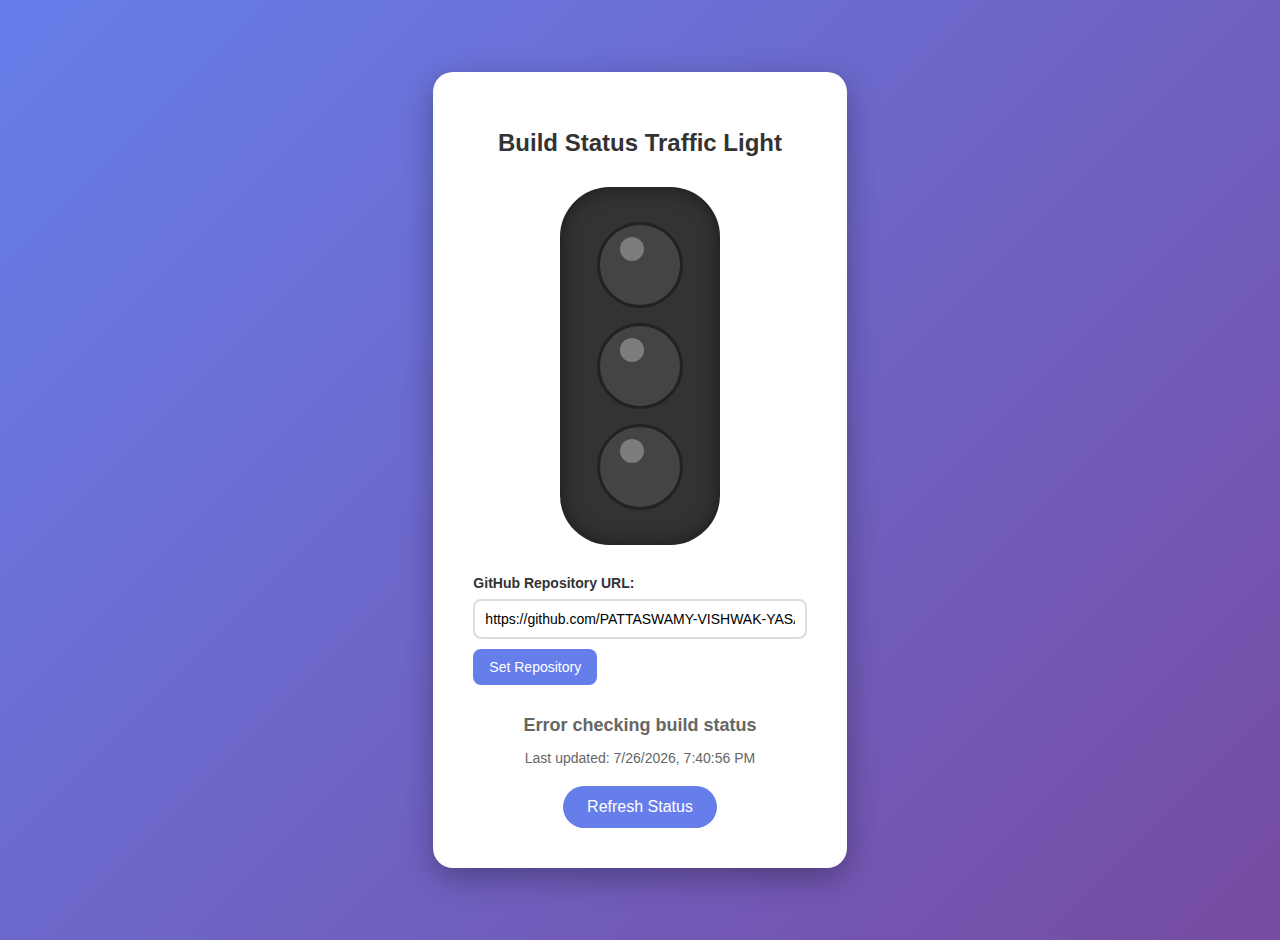
<file: index.html>
<!DOCTYPE html>
<html lang="en">
<head>
    <meta charset="UTF-8">
    <meta name="viewport" content="width=device-width, initial-scale=1.0">
    <title>Build Status Traffic Light</title>
    <link rel="stylesheet" href="style.css">
</head>
<body>
    <div class="container">
        <h1>Build Status Traffic Light</h1>
        <div class="traffic-light">
            <div class="light red" id="red-light"></div>
            <div class="light yellow" id="yellow-light"></div>
            <div class="light green" id="green-light"></div>
        </div>
        <div class="repo-config">
            <label for="repo-url">GitHub Repository URL:</label>
            <input type="url" id="repo-url" placeholder="https://github.com/owner/repo" />
            <button id="set-repo-btn">Set Repository</button>
        </div>
        <div class="status-info">
            <p id="status-text">Checking build status...</p>
            <p id="last-updated">Last updated: <span id="timestamp">-</span></p>
            <button id="refresh-btn">Refresh Status</button>
        </div>
    </div>
    <script src="script.js"></script>
</body>
</html>
</file>
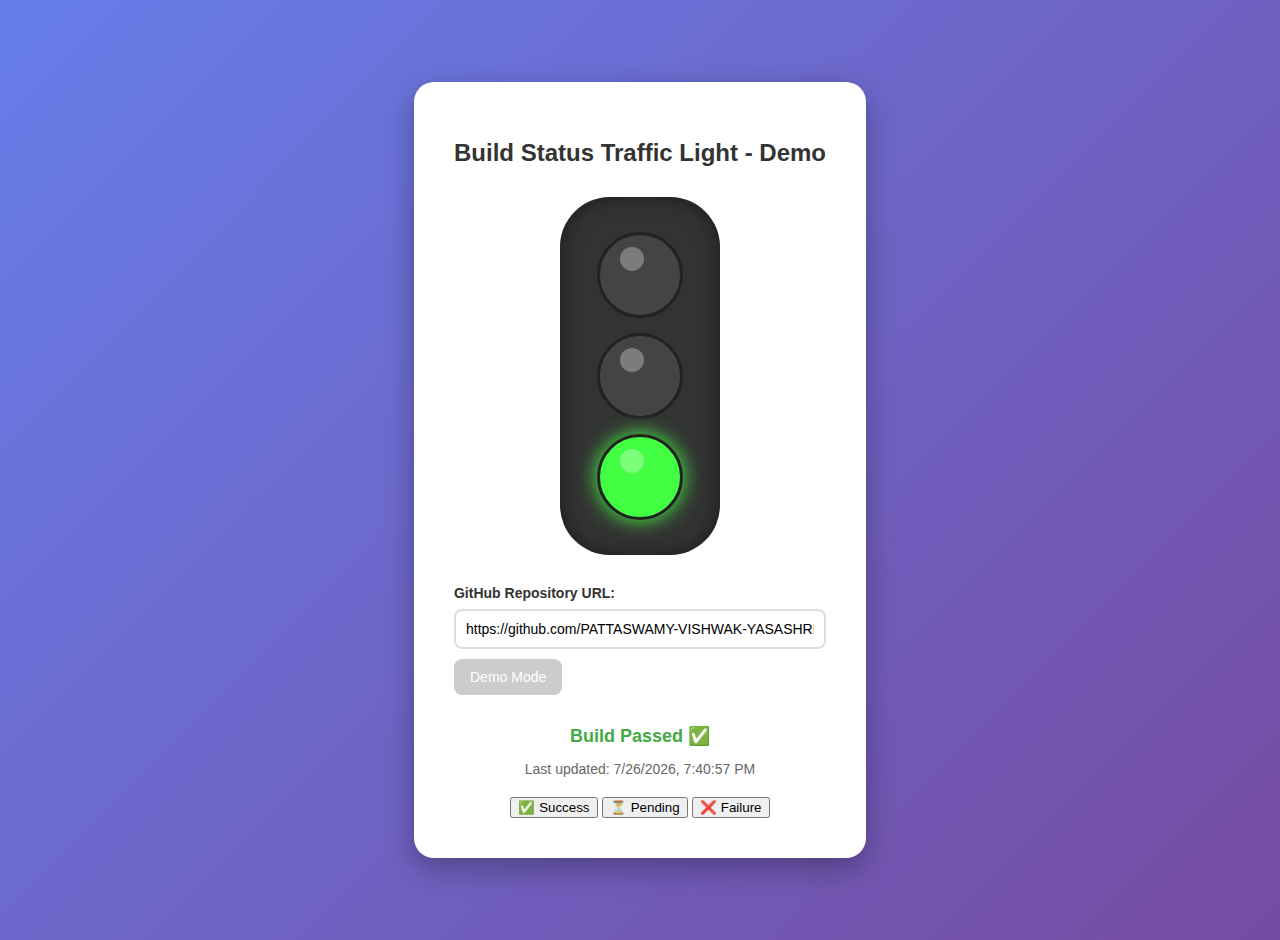
<file: demo.html>
<!DOCTYPE html>
<html lang="en">
<head>
    <meta charset="UTF-8">
    <meta name="viewport" content="width=device-width, initial-scale=1.0">
    <title>Traffic Light Demo</title>
    <link rel="stylesheet" href="style.css">
</head>
<body>
    <div class="container">
        <h1>Build Status Traffic Light - Demo</h1>
        <div class="traffic-light">
            <div class="light red" id="red-light"></div>
            <div class="light yellow" id="yellow-light"></div>
            <div class="light green" id="green-light"></div>
        </div>
        <div class="repo-config">
            <label for="repo-url">GitHub Repository URL:</label>
            <input type="url" id="repo-url" placeholder="https://github.com/owner/repo" value="https://github.com/PATTASWAMY-VISHWAK-YASASHREE/PROJECT01" readonly />
            <button disabled>Demo Mode</button>
        </div>
        <div class="status-info">
            <p id="status-text">Demo Mode</p>
            <p id="last-updated">Last updated: <span id="timestamp">-</span></p>
            <div>
                <button onclick="setDemoStatus('success')">✅ Success</button>
                <button onclick="setDemoStatus('pending')">⏳ Pending</button>
                <button onclick="setDemoStatus('failure')">❌ Failure</button>
            </div>
        </div>
    </div>
    
    <script>
        function resetLights() {
            document.getElementById('red-light').classList.remove('active');
            document.getElementById('yellow-light').classList.remove('active');
            document.getElementById('green-light').classList.remove('active');
        }
        
        function setDemoStatus(status) {
            resetLights();
            const statusText = document.getElementById('status-text');
            const timestamp = document.getElementById('timestamp');
            
            switch(status) {
                case 'success':
                    document.getElementById('green-light').classList.add('active');
                    statusText.textContent = 'Build Passed ✅';
                    statusText.style.color = '#44aa44';
                    break;
                case 'failure':
                    document.getElementById('red-light').classList.add('active');
                    statusText.textContent = 'Build Failed ❌';
                    statusText.style.color = '#aa4444';
                    break;
                case 'pending':
                    document.getElementById('yellow-light').classList.add('active');
                    statusText.textContent = 'Build In Progress ⏳';
                    statusText.style.color = '#aaaa44';
                    break;
            }
            
            timestamp.textContent = new Date().toLocaleString();
        }
        
        // Start with success state
        document.addEventListener('DOMContentLoaded', () => {
            setDemoStatus('success');
        });
    </script>
</body>
</html>
</file>
<file: style.css>
body {
    font-family: 'Arial', sans-serif;
    margin: 0;
    padding: 20px;
    background: linear-gradient(135deg, #667eea 0%, #764ba2 100%);
    min-height: 100vh;
    display: flex;
    justify-content: center;
    align-items: center;
}

.container {
    text-align: center;
    background: white;
    border-radius: 20px;
    padding: 40px;
    box-shadow: 0 10px 30px rgba(0, 0, 0, 0.3);
    max-width: 400px;
}

h1 {
    color: #333;
    margin-bottom: 30px;
    font-size: 24px;
}

.traffic-light {
    background: #333;
    border-radius: 50px;
    padding: 20px;
    margin: 30px auto;
    width: 120px;
    box-shadow: inset 0 0 20px rgba(0, 0, 0, 0.5);
}

.light {
    width: 80px;
    height: 80px;
    border-radius: 50%;
    margin: 15px auto;
    border: 3px solid #222;
    transition: all 0.3s ease;
    position: relative;
}

.light::before {
    content: '';
    position: absolute;
    top: 15%;
    left: 25%;
    width: 30%;
    height: 30%;
    border-radius: 50%;
    background: rgba(255, 255, 255, 0.3);
}

.red {
    background: #444;
}

.red.active {
    background: #ff4444;
    box-shadow: 0 0 20px #ff4444, inset 0 0 20px rgba(255, 68, 68, 0.5);
}

.yellow {
    background: #444;
}

.yellow.active {
    background: #ffff44;
    box-shadow: 0 0 20px #ffff44, inset 0 0 20px rgba(255, 255, 68, 0.5);
}

.green {
    background: #444;
}

.green.active {
    background: #44ff44;
    box-shadow: 0 0 20px #44ff44, inset 0 0 20px rgba(68, 255, 68, 0.5);
}

.repo-config {
    margin-top: 20px;
    margin-bottom: 20px;
    text-align: left;
}

.repo-config label {
    display: block;
    margin-bottom: 8px;
    font-weight: bold;
    color: #333;
    font-size: 14px;
}

.repo-config input {
    width: 100%;
    padding: 10px;
    border: 2px solid #ddd;
    border-radius: 8px;
    font-size: 14px;
    margin-bottom: 10px;
    box-sizing: border-box;
}

.repo-config input:focus {
    outline: none;
    border-color: #667eea;
}

.repo-config button {
    background: #667eea;
    color: white;
    border: none;
    padding: 10px 16px;
    border-radius: 8px;
    font-size: 14px;
    cursor: pointer;
    transition: background 0.3s ease;
}

.repo-config button:hover {
    background: #5a6fd8;
}

.repo-config button:active {
    transform: translateY(1px);
}

.repo-config button:disabled {
    background: #ccc;
    cursor: not-allowed;
    transform: none;
}

.repo-config button:disabled:hover {
    background: #ccc;
}

.status-info {
    margin-top: 30px;
}

#status-text {
    font-size: 18px;
    font-weight: bold;
    color: #333;
    margin-bottom: 10px;
}

#last-updated {
    font-size: 14px;
    color: #666;
    margin-bottom: 20px;
}

#refresh-btn {
    background: #667eea;
    color: white;
    border: none;
    padding: 12px 24px;
    border-radius: 25px;
    font-size: 16px;
    cursor: pointer;
    transition: background 0.3s ease;
}

#refresh-btn:hover {
    background: #5a6fd8;
}

#refresh-btn:active {
    transform: translateY(1px);
}

.loading {
    animation: pulse 1.5s infinite;
}

@keyframes pulse {
    0% { opacity: 1; }
    50% { opacity: 0.5; }
    100% { opacity: 1; }
}
</file>
